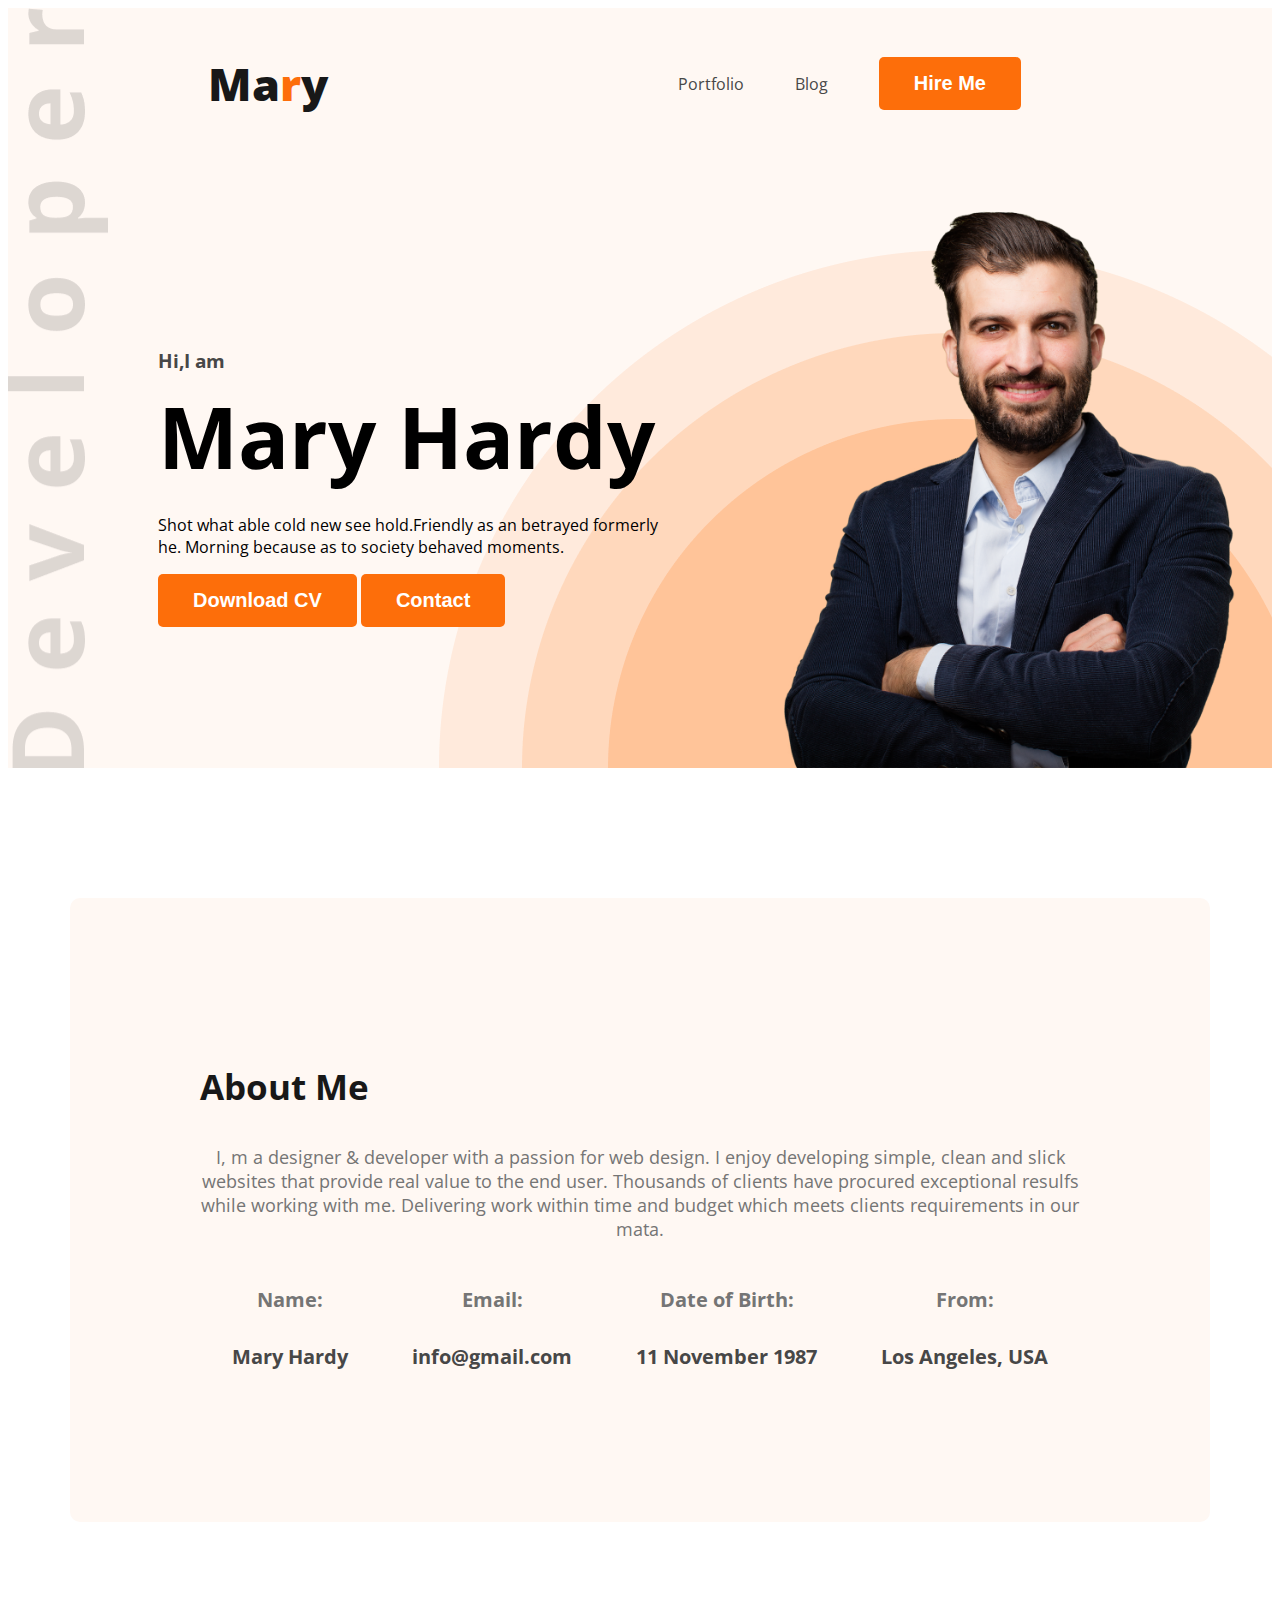
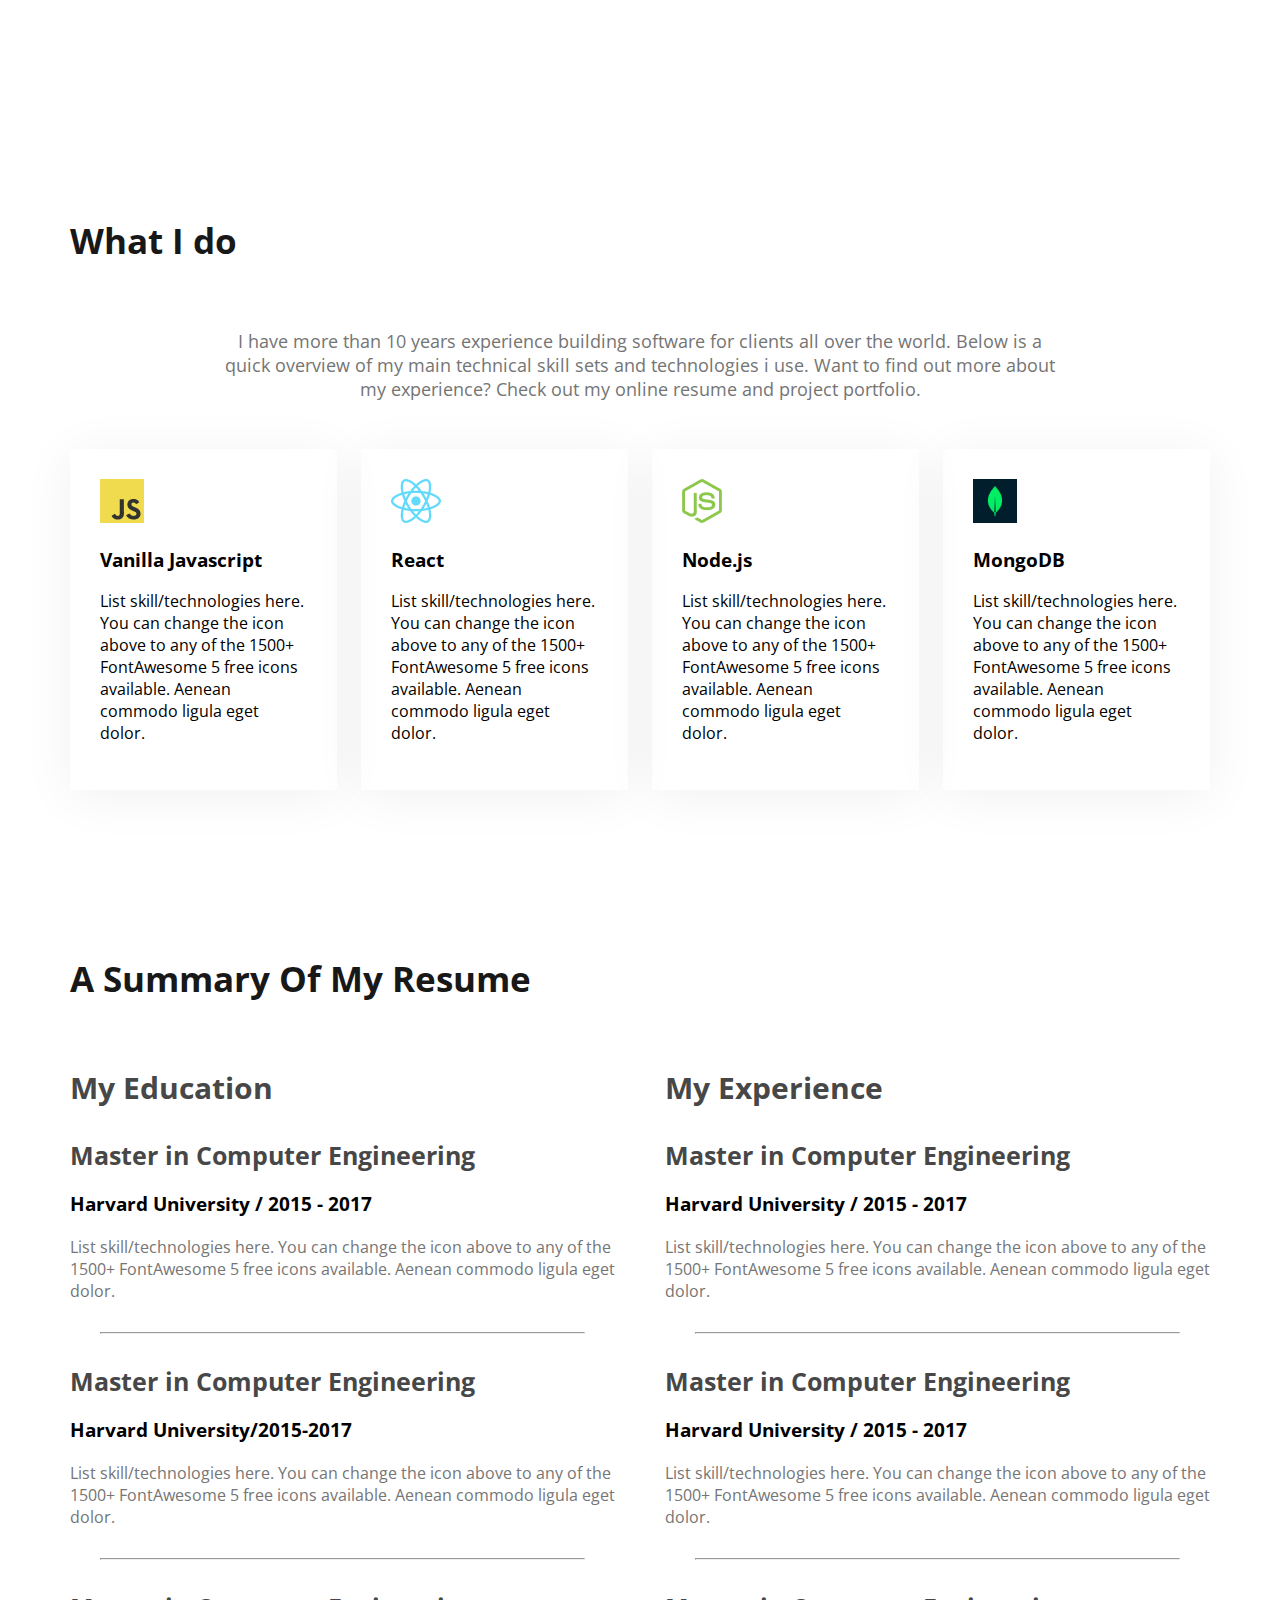
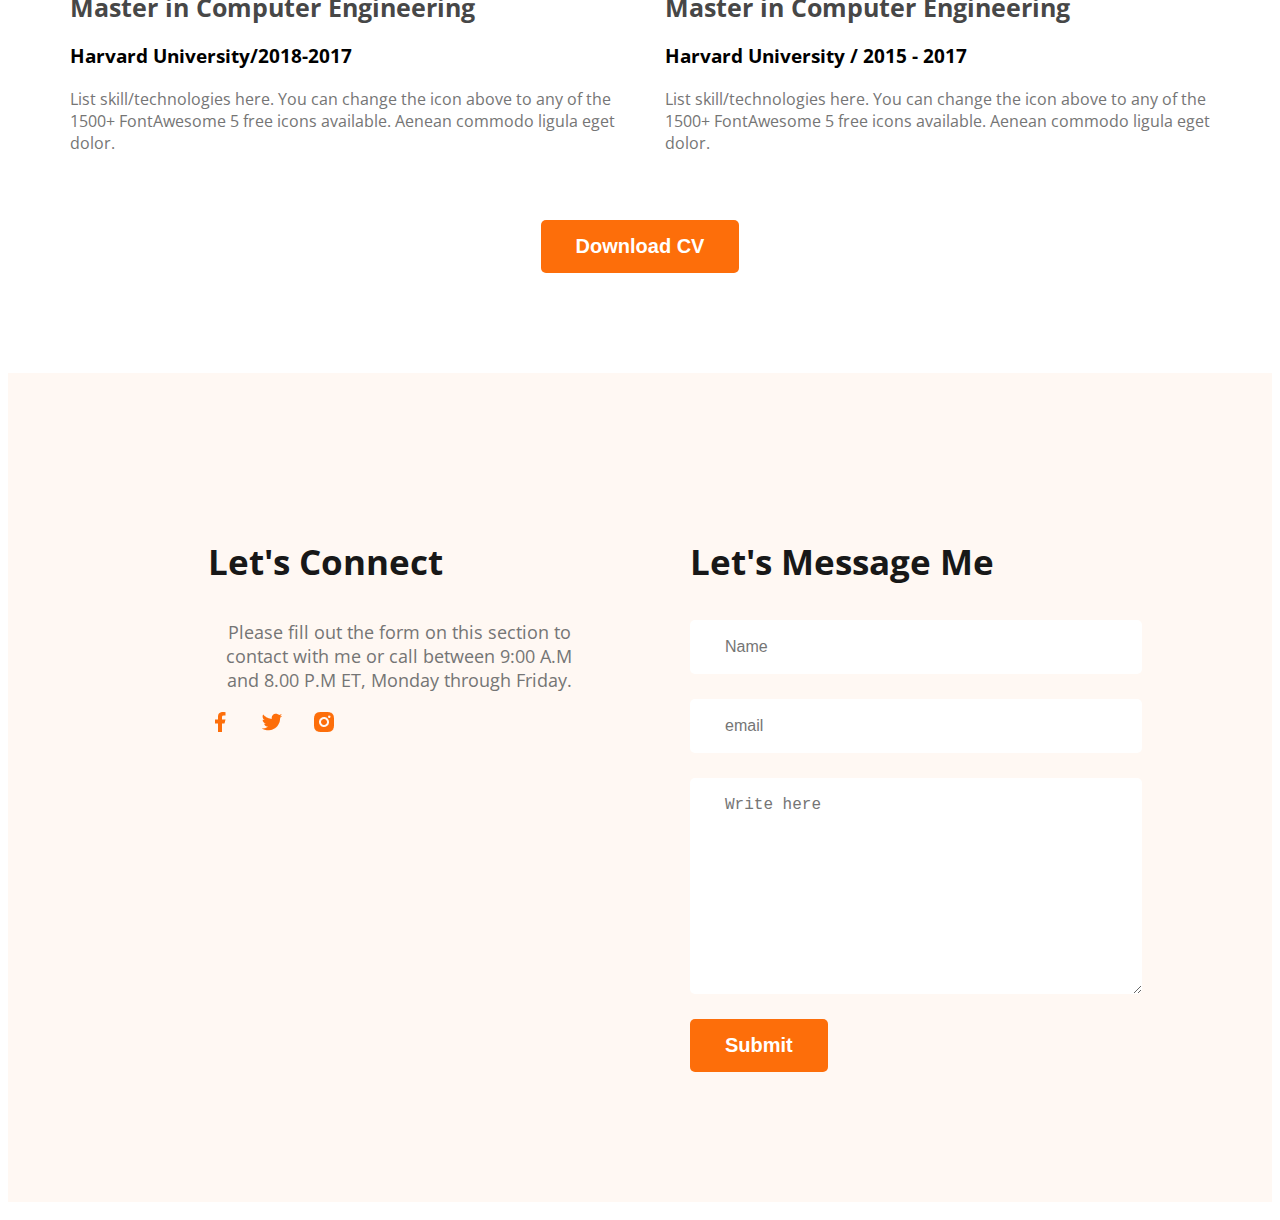
<file: index.html>
<!DOCTYPE html>
<html lang="en">
<head>
    <meta charset="UTF-8">
    <meta http-equiv="X-UA-Compatible" content="IE=edge">
    <meta name="viewport" content="width=device-width, initial-scale=1.0">
    <title>Developer Portfolio</title>
    <link rel="preconnect" href="https://fonts.googleapis.com">
<link rel="preconnect" href="https://fonts.gstatic.com" crossorigin>
<link href="https://fonts.googleapis.com/css2?family=Open+Sans&display=swap" rel="stylesheet">

   <link rel="stylesheet" href="Styles/style.css">
</head>

<body>
    <header class="header">
        <nav>
            <h3 class="nav-title">Ma<span class="text-primary">r</span>y</h3>
            <ul>
                <li><a href="">Portfolio</a></li>
                <li><a href="">Blog</a></li>
                <li><button class="btn-primary">Hire Me</button></li>
            </ul>
        </nav>
        <div class="banner">
            <div class="banner-content">
                <h3 class="banner-greeting">Hi,I am </h3>
                <h1 class="banner-title">Mary Hardy</h1>
                <p class="banner-description">Shot what able cold new see hold.Friendly as an betrayed formerly he. Morning because as to society behaved moments.</p>
                <button class="btn-primary">Download CV</button>
                <button class="btn-primary">Contact</button>
            </div>
            <img class="profile-pic" src="images/hardy.png" alt="Mary Hardy">

        </div>
    </header>

    <main>
        <section class="about">
            <h3 class="section-title">About Me</h3>
            <p class="section-description">I, m a designer & developer with a passion for web design. I enjoy developing simple, clean and slick websites that provide real value to the end user. Thousands of clients have procured exceptional resulfs while working with me. Delivering work within time and budget which meets clients requirements in our mata.</p>
            <div class="about-info-container">
                <div class="about-info">
                    <h4 class="info-title">Name:</h4>
                    <p class="info-description">Mary Hardy</p>
                </div>
                <div class="about-info">
                    <h4 class="info-title">Email:</h4>
                    <p class="info-description">info@gmail.com</p>
                </div>
                <div class="about-info">
                    <h4 class="info-title">Date of Birth:</h4>
                    <p class="info-description">11 November 1987</p>
                </div>
                <div class="about-info">
                    <h4 class="info-title">From:</h4>
                    <p class="info-description">Los Angeles, USA</p>
                </div>
            </div>
        </section>
        <!-- what i do section -->
        <section>
            <h3 class="section-title">What I do</h3>
            <p id="what-i-do"class="section-description">I have more than 10 years experience building software for clients all over the world. Below is a quick overview of my main technical skill sets and technologies i use. Want to find out more about my experience? Check out my online resume and project portfolio.</p>

            <div class="skills-container">
                <div class="skills">
                    <img src="images/icons/js.png" alt="">
                    <h3 class="skills-title">Vanilla Javascript</h3>
                    <p class="skill-description">List skill/technologies here. You can change the icon above to any of the 1500+ FontAwesome 5 free icons available. Aenean commodo ligula eget dolor.</p>
                </div>
                <div class="skills">
                    <img src="images/icons/react.png" alt="">
                    <h3 class="skills-title">React</h3>
                    <p class="skill-description">List skill/technologies here. You can change the icon above to any of the 1500+ FontAwesome 5 free icons available. Aenean commodo ligula eget dolor.</p>
                </div>
                <div class="skills">
                    <img src="images/icons/nodejs.png" alt="">
                    <h3 class="skills-title">Node.js</h3>
                    <p class="skill-description">List skill/technologies here. You can change the icon above to any of the 1500+ FontAwesome 5 free icons available. Aenean commodo ligula eget dolor.</p>
                </div>
                <div class="skills">
                    <img src="images/icons/mongo.png" alt="">
                    <h3 class="skills-title">MongoDB</h3>
                    <p class="skill-description">List skill/technologies here. You can change the icon above to any of the 1500+ FontAwesome 5 free icons available. Aenean commodo ligula eget dolor.</p>
                </div>
            </div>

        </section>
        <!-- Resume section -->
        <section>
            <h3 class="section-title">A Summary Of My Resume</h3>
            <div class="resume-container">
               <div class="resume-column">
                <h3 class="resume-column-title">My Education</h3>
                <div class="resume-item">
                    <h2 class="resume-item-title">Master in Computer Engineering</h2>
                   <h3 class="resume-item-institute">Harvard University / 2015 - 2017</h3>
                   <p class="resume-item-description">List skill/technologies here. You can change the icon above to any of the 1500+ FontAwesome 5 free icons available. Aenean commodo ligula eget dolor.</p>
                </div>
                <hr>
                <div class="resume-item">
                    <h2 class="resume-item-title">Master in Computer Engineering</h2>
                   <h3 class="resume-item-institute">Harvard University/2015-2017</h3>
                   <p class="resume-item-description">List skill/technologies here. You can change the icon above to any of the 1500+ FontAwesome 5 free icons available. Aenean commodo ligula eget dolor.</p>
                </div>
                <hr> 
                <div class="resume-item">
                    <h2 class="resume-item-title">Master in Computer Engineering</h2>
                   <h3 class="resume-item-institute">Harvard University/2018-2017</h3>
                   <p class="resume-item-description">List skill/technologies here. You can change the icon above to any of the 1500+ FontAwesome 5 free icons available. Aenean commodo ligula eget dolor.</p>
                </div>
               </div>
             

               <div class="resume-column">
                <h3 class="resume-column-title">My Experience</h3>
                 <div class="resume-item">
                    <h2 class="resume-item-title">Master in Computer Engineering</h2>
                   <h3 class="resume-item-institute">Harvard University / 2015 - 2017</h3>
                   <p class="resume-item-description">List skill/technologies here. You can change the icon above to any of the 1500+ FontAwesome 5 free icons available. Aenean commodo ligula eget dolor.</p>
                </div>
                <hr>
                 <div class="resume-item">
                    <h2 class="resume-item-title">Master in Computer Engineering</h2>
                   <h3 class="resume-item-institute">Harvard University / 2015 - 2017</h3>
                   <p class="resume-item-description">List skill/technologies here. You can change the icon above to any of the 1500+ FontAwesome 5 free icons available. Aenean commodo ligula eget dolor.</p>
                </div>
                <hr>
                 <div class="resume-item">
                    <h2 class="resume-item-title">Master in Computer Engineering</h2>
                   <h3 class="resume-item-institute">Harvard University / 2015 - 2017</h3>
                   <p class="resume-item-description">List skill/technologies here. You can change the icon above to any of the 1500+ FontAwesome 5 free icons available. Aenean commodo ligula eget dolor.</p>
                </div>
            
               </div>
            </div>
            <div class="download-cv">
                <button class="btn-primary">Download CV</button>
            </div>
        </section>

    </main>

    <footer>
        <div class="footer-column">
            <h3 class="section-title">Let's Connect</h3>
            <p class="section-description">Please fill out the form on this section to contact with me or call between 9:00 A.M and 8.00 P.M ET, Monday through Friday.</p>
            <div class="social-links">
                <a href=""><img src="images/icons/facebook.png" alt=""></a>
                <a href=""><img src="images/icons/twitter.png" alt=""></a>
                <a href=""><img src="images/icons/insta.png" alt=""></a>
            </div>
        </div>
        <div class="footer-column">
                <h3 class="section-title">Let's Message Me</h3>
                <form class="contact" action="">
                    <input type="text" placeholder="Name">
                    <input type="email" placeholder="email">
                    <textarea name="" id="" cols="30" rows="10" placeholder="Write here"></textarea>
                    
                </form>
                <button class="btn-primary">Submit</button>
        </div>
        
    </footer>
</body>
</html>
</file>
<file: Styles/style.css>
/* common shared styles */
body{
    font-family: 'Open Sans', sans-serif;
}
.text-primary{
   color: #FD6E0A;
}

/* nav related styles */
nav{
    display:flex;
    align-items:center;
    justify-content: space-between;
    margin:0px 200px;
}
.nav-title{
        color:#181818;
        font-size: 45px;
        font-weight: 800;

}
nav>ul{
    display:flex;
    align-items:center;
}

nav li {
    list-style:none;
    margin-right: 51px;

}
nav a{
    text-decoration: none;
    color:#474747;
}
.btn-primary{
    border-radius: 5px;
    background: #FD6E0A;
    border:0px;
    color: #FFF;
    font-size: 20px;
    font-weight: 700;
    padding:15px 35px;
}

/* header related styles */
.header{
    background-color: #FFF8F3;
    background-image: url("../images/header_bg.png"),url("../images/developer.png");
    background-repeat: no-repeat;
    background-position: bottom right,top left;
}

.banner{
    padding:30px 30px 0px 150px;
    display:flex;
    align-items:center;
    justify-content:space-between;
}
.banner .profile-pic{
    width: 500px;
}
.banner-greeting{
    font: size 45px;
    color:#474747;
    margin-bottom:0px;
}
.banner-title{
    font-size: 85px;
    font-weight: 700;
    margin-top: 5px;
    margin-bottom: 20px;
    
}
.banner-description{
    margin-top:20px;

}
.banner-content{
    max-width: 500px;
}

.section-title{
    color:#181818;
    text-align:center;
    font-size:35px;
    font-weight: 700;
}
.section-description{
    color:#757575;
    text-align:center;
    font-size: 18px;

}
.about{
    padding:130px;
    border-radius:10px;
    background-color: #FFF8F3;
    margin: 130px 0;

}
main{
    max-width: 1140px;
    margin:0 auto;
}
.about-info-container{
    display:flex;
    justify-content: space-around;
    color:#757575;
    text-align: center;
    font-size: 20px;
    /* font-weight: 400; */
    line-height: 30px;
    /* line-height: 1px; */
}
.info-description{
    color: #474747;
    font-size: 20px;
    font-weight: 700;
    line-height: 30px;
}
#what-i-do{
    padding: 30px 150px;

}
.skills-container{
    display:flex;
    gap:24px;
    
}
.skills{
    padding:30px;
    box-shadow: 0px 6px 50px 0px rgba(0, 0, 0, 0.06);

}
.resume-column-title{
    color:#474747;
    font-size: 30px;
    font-weight: 700;
}
/* main related */
main section{
    padding-top:130px;
}
.resume-container{
    display:flex;
    gap:50px; 
}
.resume-item-description, .resume-item-description{
    color:#757575;

} 
.resume-item-title{
    color:#474747;
    font-size:25px;
    font-weight: 700px;
    margin-bottom:10px;
}
.resume-item-institute{
    margin-bottom:20px;
}
.resume-container hr{
    margin:30px;
}
.download-cv{
    text-align: center;
    margin-top:50px;
}

/* fotter style */
footer{
    display: flex;
    background-color: #FFF8F3; 
    padding:130px 200px;
    margin-top:100px;
    gap:100px;
}
.footer-column{
    width:50%;
}
.contact input,textarea{
    display:block;
    margin-bottom:25px;
    padding:18px 35px;
    font-size:16px;
    color:#757575;
    border-radius:5px;
    background:#FFF;
    border:0;
    width:100%;

}
.section-title{
    text-align: left;
}
.social-links a{
    margin-right:24px;
}
</file>
